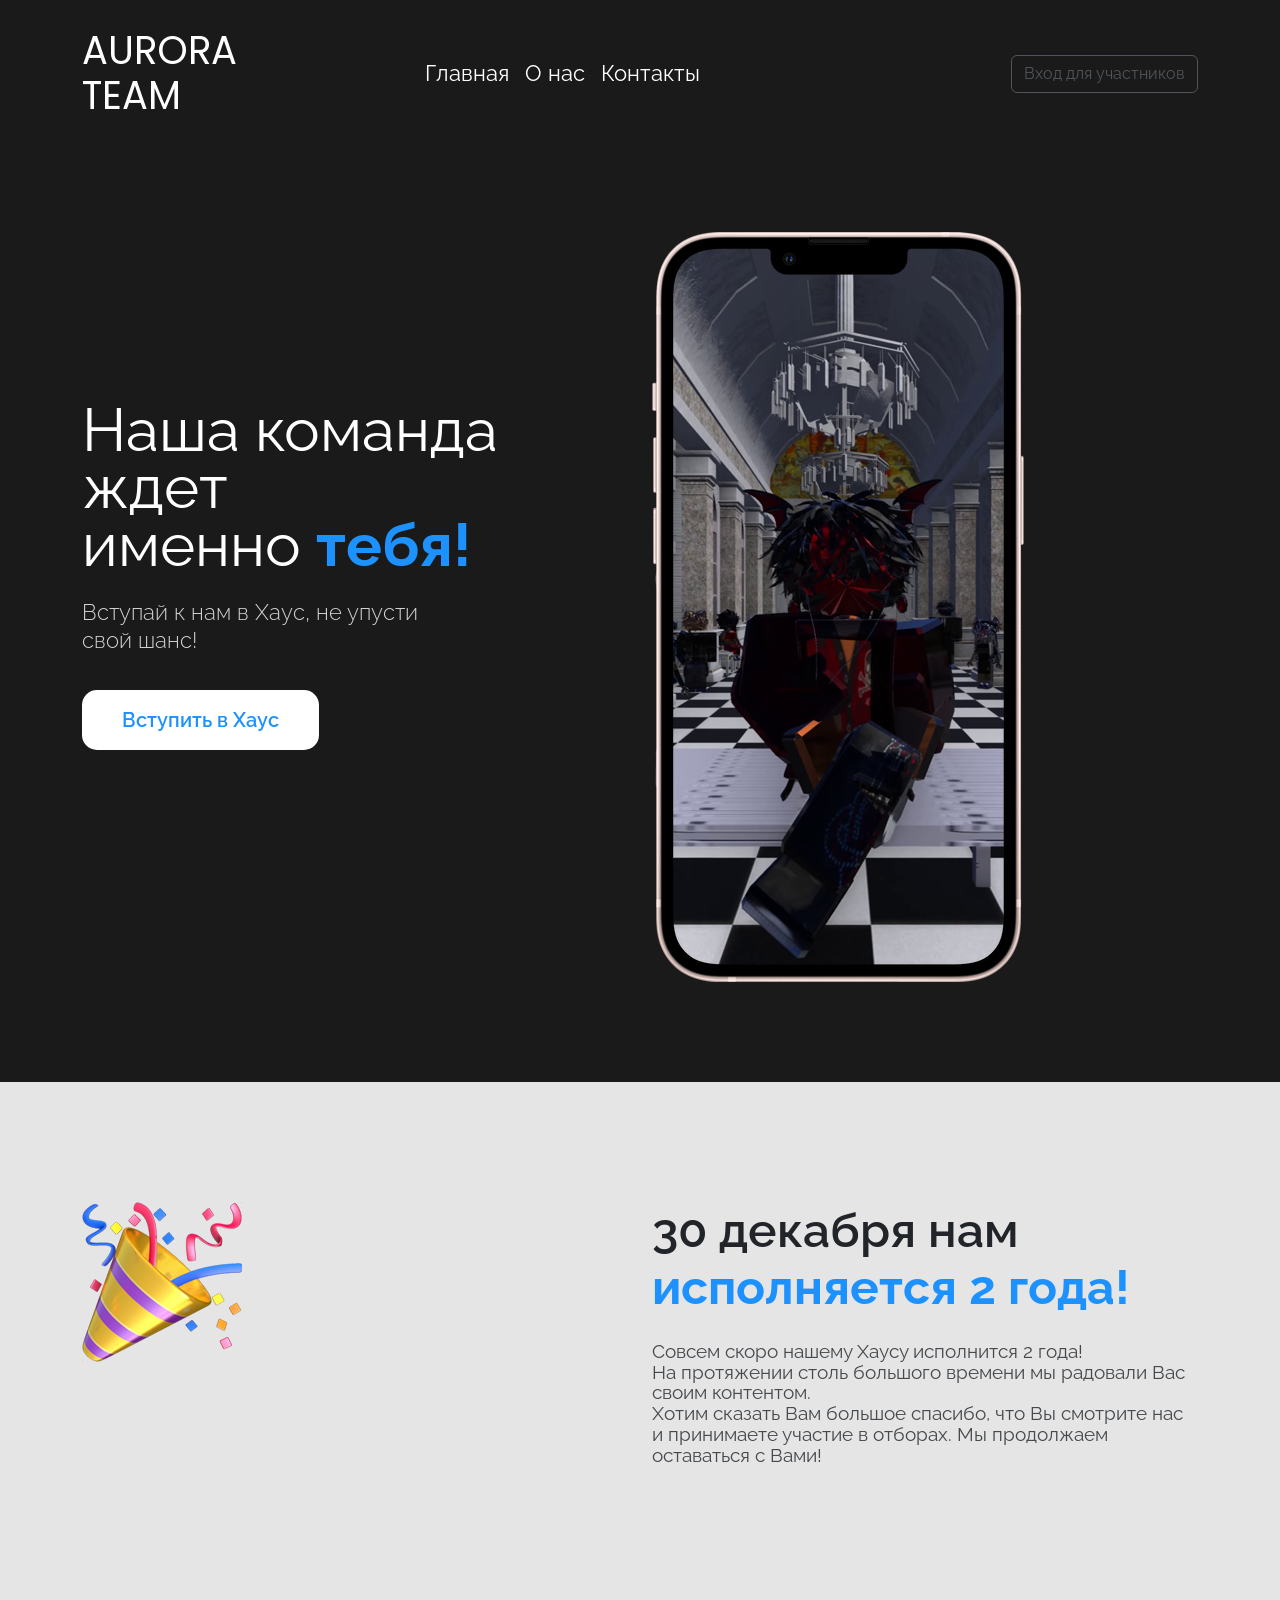
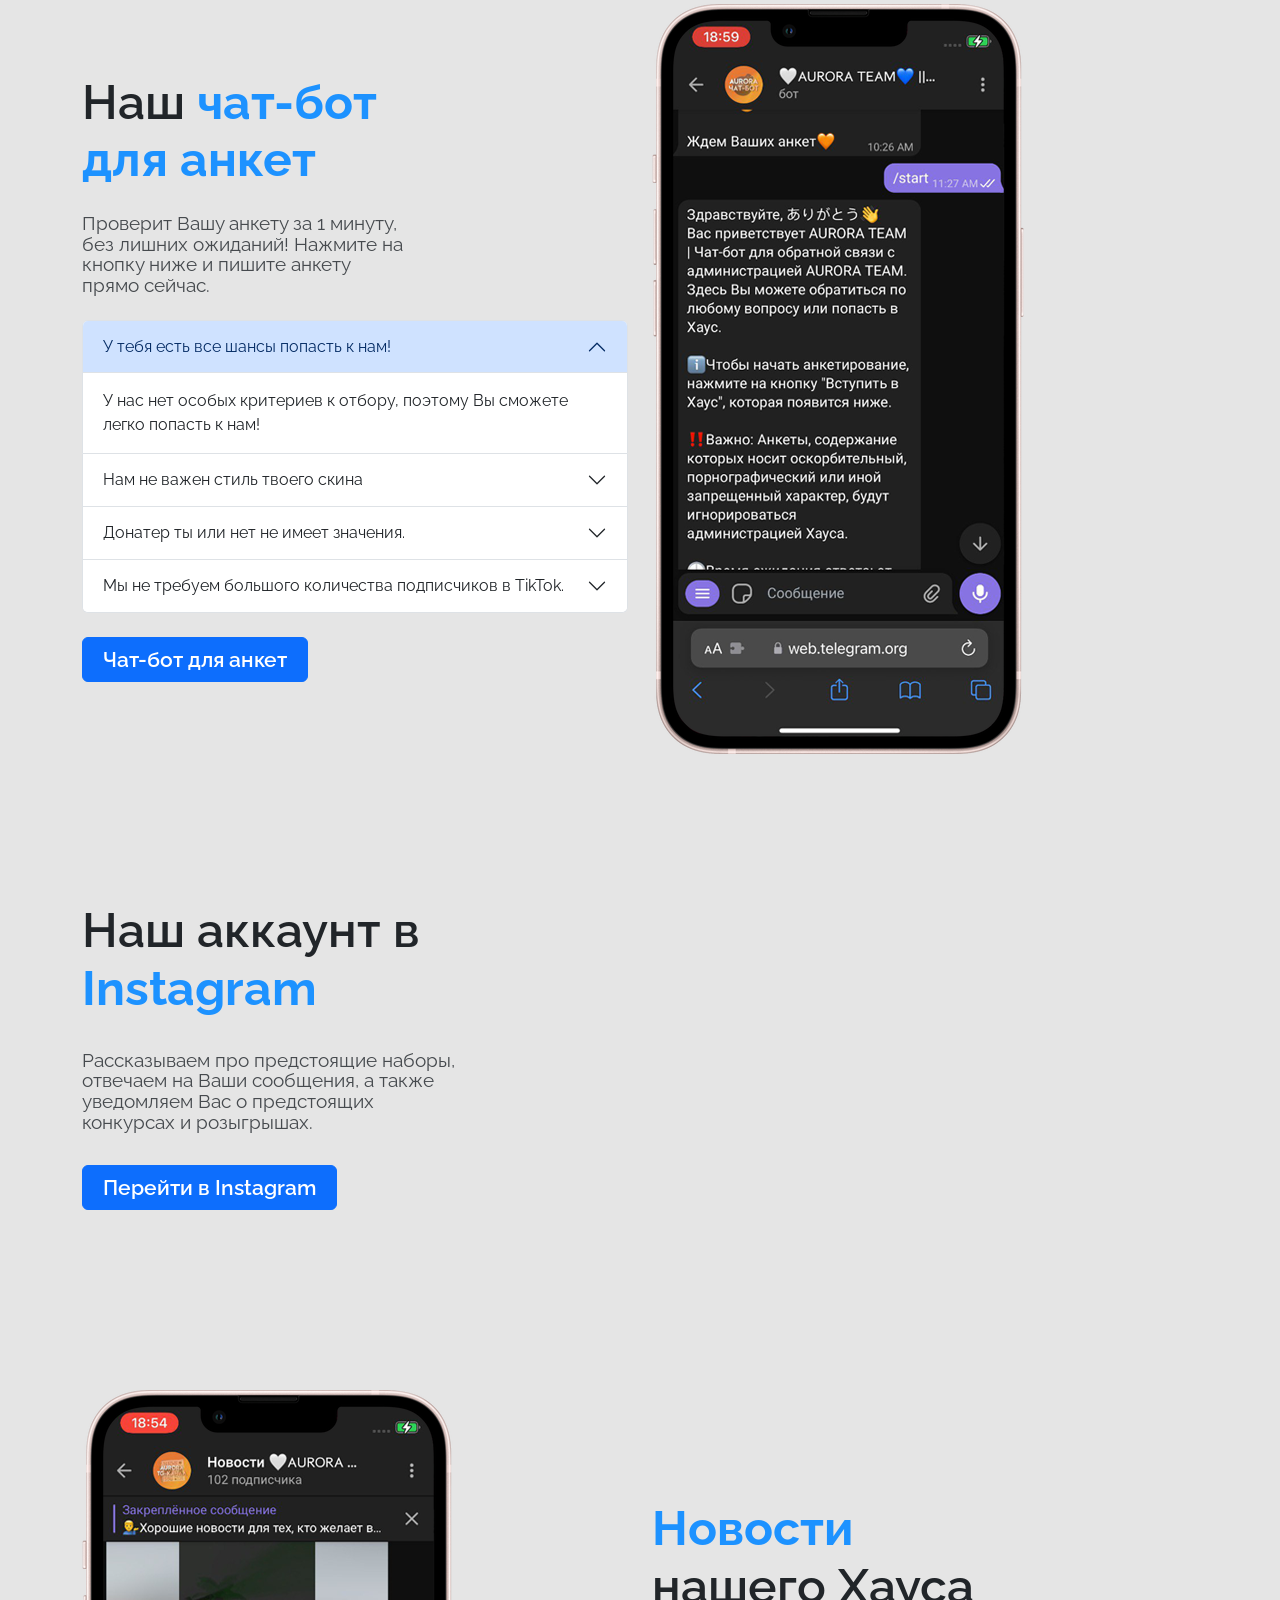
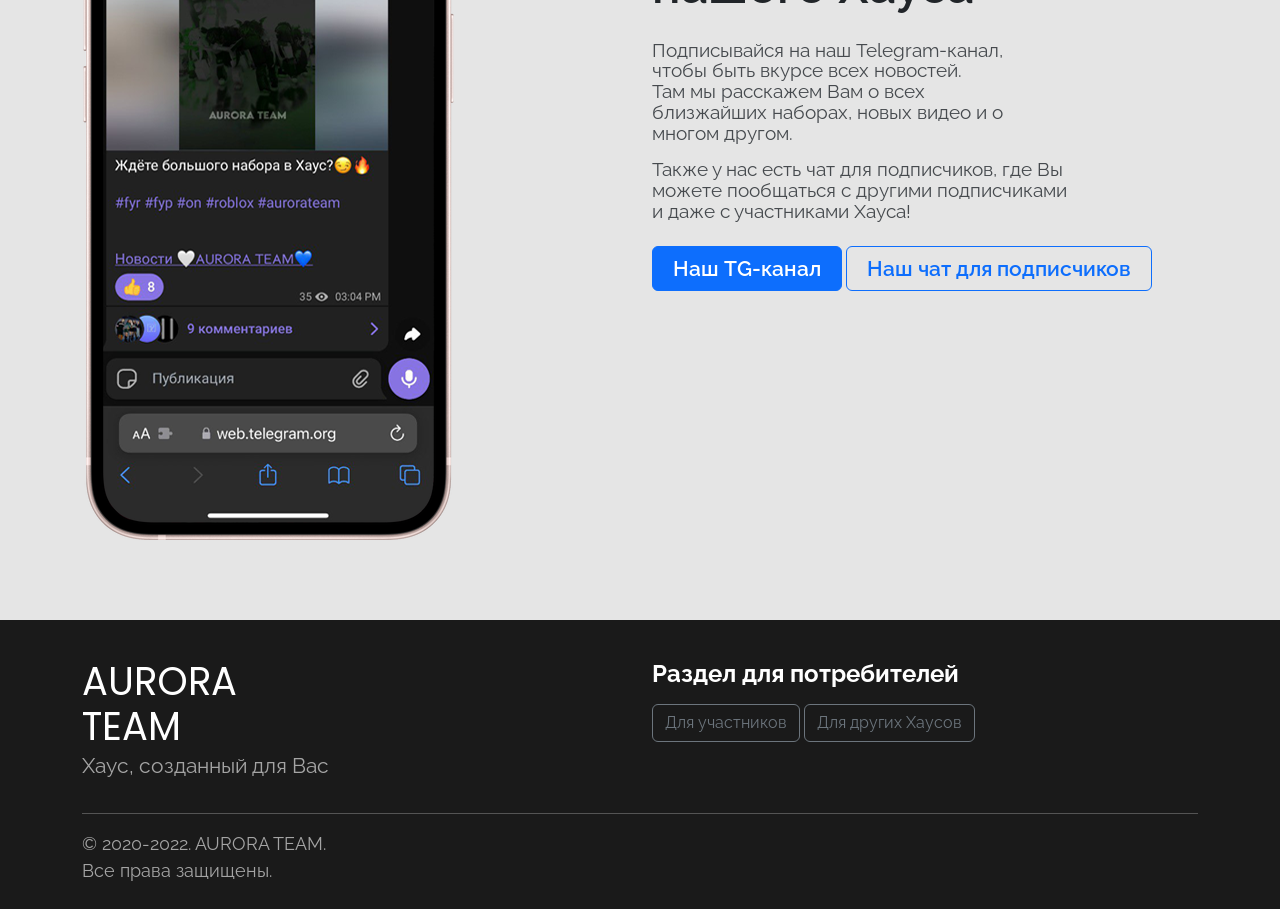
<file: index.html>
<!DOCTYPE html>
<html lang="ru">
<head>
	<meta charset="UTF-8">
	<meta name="viewport" content="width=device-width, initial-scale=1.0">
	<title>AURORA TEAM - Хаус, созданный для Вас</title>
	<link rel="icon" href="favicon.png">
	<script>document.write('<script src="http://' + (location.host || 'localhost').split(':')[0] + ':35729/livereload.js?snipver=1"></' + 'script>')</script>
	<link href="https://cdn.jsdelivr.net/npm/bootstrap@5.2.3/dist/css/bootstrap.min.css" rel="stylesheet" integrity="sha384-rbsA2VBKQhggwzxH7pPCaAqO46MgnOM80zW1RWuH61DGLwZJEdK2Kadq2F9CUG65" crossorigin="anonymous">
	<link rel="stylesheet" href="css/style.css">
	<link rel="stylesheet" href="css/media.css">
</head>
<body>
	<header>
		<nav class="navbar pt-4 navbar-expand-lg">
  <div class="container">
    <a class="navbar-brand" href="#">AURORA <br> TEAM</a>
    <button class="navbar-toggler" type="button" data-bs-toggle="collapse" data-bs-target="#navbarSupportedContent" aria-controls="navbarSupportedContent" aria-expanded="false" aria-label="Toggle navigation">
      <span class="navbar-toggler-icon"></span>
    </button>
    <div class="collapse navbar-collapse" id="navbarSupportedContent">
      <ul class="navbar-nav me-auto mb-2 mb-lg-0">
        <li class="nav-item">
          <a class="nav-link" aria-current="page" href="#">Главная</a>
        </li>
        <li class="nav-item">
          <a class="nav-link" href="#about-us">О нас</a>
        </li>
        <li class="nav-item">
          <a class="nav-link" href="#">Контакты</a>
        </li>
      </ul>
      <a href="#!" class="btn btn-outline-secondary disabled">Вход для участников</a>
    </div>
  </div>
</nav>
	</header>

	<main>
		<div class="container">
			<div class="row row-cols-1 row-cols-md-2 row-cols-lg-2 justify-content-between main-intro">
				<div class="col intro-text">
					<h1 class="intro-title">Наша команда <br> ждет <br> именно <span class="blue">тебя!</span></h1>
					<p class="intro-subtitle">
						Вступай к нам в Хаус, не упусти <br> свой шанс!
					</p>
					<a href="#entry" class="intro-button">Вступить в Хаус</a>
				</div>
				<div class="col stage-img">
					<img src="assets/stage-img.png" alt="" class="img-stage">
				</div>
			</div>
		</div>

		<div class="about-us" id="about-us">
			<div class="container">
				<div class="row row-cols-1 row-cold-md-2 row-cols-lg-2 justify-content-between about-us-stage">
					<div class="col party-popper">
						<img src="assets/party-popper.png" alt="" class="popper-img">
					</div>
					<div class="col about-us-text">
						<h2 class="about-us-title">
							30 декабря нам <br> <span class="blue">исполняется 2 года!</span>
						</h2>
						<p class="about-us-subtitle mt-4">
							Совсем скоро нашему Хаусу исполнится 2 года! <br> На протяжении столь большого времени мы радовали Вас своим контентом. <br> Хотим сказать Вам большое спасибо, что Вы смотрите нас и принимаете участие в отборах. Мы продолжаем оставаться с Вами!
						</p>
					</div>
				</div>
			</div>
		</div>

		<div class="chat-bot" id="entry">
			<div class="container">
				<div class="row row-cols-1 row-cold-md-2 row-cols-lg-2 justify-content-between chat-bot-stage">
					<div class="col  chatbot-info">
						<h2 class="chatbot-title">
							Наш <span class="blue">чат-бот <br>для анкет</span>
						</h2>
						<p class="chatbot-subtitle mt-4">
							Проверит Вашу анкету за 1 минуту, <br> без лишних ожиданий! Нажмите на <br> кнопку ниже и пишите анкету <br> прямо сейчас.
						</p>
						<div class="accordion mt-4" id="accordionPanelsStayOpenExample">
  <div class="accordion-item">
    <h2 class="accordion-header" id="panelsStayOpen-headingOne">
      <button class="accordion-button" type="button" data-bs-toggle="collapse" data-bs-target="#panelsStayOpen-collapseOne" aria-expanded="true" aria-controls="panelsStayOpen-collapseOne">
        У тебя есть все шансы попасть к нам!
      </button>
    </h2>
    <div id="panelsStayOpen-collapseOne" class="accordion-collapse collapse show" aria-labelledby="panelsStayOpen-headingOne">
      <div class="accordion-body">
        У нас нет особых критериев к отбору, поэтому Вы сможете легко попасть к нам!
      </div>
    </div>
  </div>
  <div class="accordion-item">
    <h2 class="accordion-header" id="panelsStayOpen-headingTwo">
      <button class="accordion-button collapsed" type="button" data-bs-toggle="collapse" data-bs-target="#panelsStayOpen-collapseTwo" aria-expanded="false" aria-controls="panelsStayOpen-collapseTwo">
        Нам не важен стиль твоего скина
      </button>
    </h2>
  </div>
  <div class="accordion-item">
    <h2 class="accordion-header" id="panelsStayOpen-headingThree">
      <button class="accordion-button collapsed" type="button" data-bs-toggle="collapse" data-bs-target="#panelsStayOpen-collapseThree" aria-expanded="false" aria-controls="panelsStayOpen-collapseThree">
        Донатер ты или нет не имеет значения.
      </button>
    </h2>
  </div>
  <div class="accordion-item">
    <h2 class="accordion-header" id="panelsStayOpen-headingThree">
      <button class="accordion-button collapsed" type="button" data-bs-toggle="collapse" data-bs-target="#panelsStayOpen-collapseThree" aria-expanded="false" aria-controls="panelsStayOpen-collapseThree">
        Мы не требуем большого количества подписчиков в TikTok.
      </button>
    </h2>
  </div>
</div>
					<a href="https://t.me/AuroraaTeamBot" class="btn btn-primary mt-4 chatbot-btn" target="_blank">Чат-бот для анкет</a>
					</div>
					<div class="col chat-bot-img">
						<img src="assets/chat-bot.png" alt="" class="chatbot-image">
					</div>
				</div>
			</div>
		</div>

		<div class="instagram">
			<div class="container">
				<div class="row row-cols-1 row-cols-md-2 row-cols-lg-2 instagram-stage">
					<div class="col instagram-info">
						<h2 class="instagram-title">
							Наш аккаунт в <span class="blue">Instagram</span>
						</h2>
						<p class="instagram-subtitle">
							Рассказываем про предстоящие наборы, <br> отвечаем на Ваши сообщения, а также <br>уведомляем Вас о предстоящих <br>конкурсах и розыгрышах.
						</p>
						<button type="button" class="btn btn-primary mt-3 instagram-btn" data-bs-toggle="modal" data-bs-target="#exampleModal">
  							Перейти в Instagram
						</button>
						<div class="modal fade" id="exampleModal" tabindex="-1" aria-labelledby="exampleModalLabel" aria-hidden="true">
						<div class="modal-dialog">
						    <div class="modal-content">
						      <div class="modal-header">
						        <h1 class="modal-title fs-5" id="exampleModalLabel">Внимание!</h1>
						        <button type="button" class="btn-close" data-bs-dismiss="modal" aria-label="Close"></button>
						      </div>
						      <div class="modal-body">
						        Компания <span class="blue">Meta</span>, владеющая Instagram и Facebook, является запрещенной экстремистской организацией на территории РФ. Если Вы являетесь Гражданином РФ, пожалуйста, переходите по ссылкам на Instragram и Facebook с осторожностью и на свой страх и риск. 
						      </div>
						      <div class="modal-footer">
						        <button type="button" class="btn btn-secondary" data-bs-dismiss="modal">Вернуться</button>
						        <a href="https://instagram.com/rbx.aurora" target="_blank" class="btn btn-primary">Я уверен(-а)</a>
						      </div>
						    </div>
						  </div>
						</div>
					</div>
				</div>
			</div>
		</div>

		<div class="telegram-channel">
			<div class="container">
				<div class="row row-cols-1 row-cols-md-2 row-cols-lg-2 justify-content-between telegram-channel-stage">
					<div class="col channel-image">
						<img src="assets/telegram-channel.png" alt="">
					</div>
					<div class="col telegram-channel-info">
						<h2 class="channel-title"><span class="blue">Новости</span><br> нашего Хауса</h2>
						<p class="channel-subtitle mt-4">
							Подписывайся на наш Telegram-канал, <br> чтобы быть вкурсе всех новостей. <br> Там мы расскажем Вам о всех <br> близжайших наборах, новых видео и о <br> многом другом.
						</p>
						<p class="channel-subtitle mt-3">
							Также у нас есть чат для подписчиков, где Вы <br> можете пообщаться с другими подписчиками <br> и даже с участниками Хауса!
						</p>
						<div class="channel-buttons mt-4">
							<a href="https://t.me/+ggCf0iZdFqgwYzAy" target="_blank" class="btn btn-primary channel-btn">Наш TG-канал</a>
							<a href="https://t.me/+12XF5x1u-gc1MDAy" target="_blank" class="btn btn-outline-primary channel-btn">Наш чат для подписчиков</a>
						</div>
					</div>
				</div>
			</div>
		</div>
	</main>

	<footer>
		<div class="container">
			<div class="row row-cols-1 row-cols-md-2 row-cols-lg-2 justify-content-between footer-stage">
				<div class="col">
					<a href="#!" class="navbar-brand footer-logo">AURORA <br> TEAM</a>
					<p class="footer-sologan">Хаус, созданный для Вас</p>
				</div>
				<div class="col">
					<div class="footer-section">
						<h4 class="section-title">
						Раздел для потребителей
						</h4>
						<a href="/for-members/for-members.html" class="btn btn-outline-secondary">Для участников</a>
						<a href="/error.html" class="btn btn-outline-secondary">Для других Хаусов</a>
					</div>
				</div>
			</div>
			<hr>
			<p class="copyright">© 2020-2022. AURORA TEAM. <br> Все права защищены.</p>
		</div>
	</footer>

	<!-- Script -->
	<script src="https://cdn.jsdelivr.net/npm/bootstrap@5.2.3/dist/js/bootstrap.bundle.min.js" integrity="sha384-kenU1KFdBIe4zVF0s0G1M5b4hcpxyD9F7jL+jjXkk+Q2h455rYXK/7HAuoJl+0I4" crossorigin="anonymous"></script>
</body>
</html>
</file>
<file: css/style.css>
@import url('https://fonts.googleapis.com/css2?family=Montserrat:wght@900&family=Poppins:wght@900&family=Raleway:wght@300;400;600;700&display=swap');

body {
	margin: 0;
	font-family: 'Raleway', sans-serif;
}

/*Header and Main*/

header {
	background-color: #1a1a1a;
}

main {
	padding-top: 100px;
	background-color: #1a1a1a;
}

.navbar {
	background-color: #1a1a1a;
}

.navbar-brand {
	font-size: 2.4em;
	line-height: 2.8rem;
	color: #fff;
	font-family: 'Poppins', sans-serif;
	text-decoration: none;
	margin-right: 180px;	
}

.navbar-brand:hover {
	color: #fff;
}

.nav-link {
	font-family: 'Raleway', sans-serif;
	font-size: 22px;
	color: #fff;
}

.nav-link:hover {
	color: #d3d3d3;
}

.main-intro {
	margin-bottom: 100px;
}

.navbar-toggler-icon {
	filter: invert(100%);
}

.intro-title {
	color: #fff;
	font-weight: 400;
	line-height: 3.6rem;
	font-size: 60px;
}

.blue {
	font-weight: 700;
	color: #1D92FF;
}

.intro-text {
	margin-top: 170px;
	margin-bottom: 70px;
}

.intro-subtitle {
	color: #d1d1d1;
	font-weight: 300;
	font-size: 22px;
	line-height: 1.7rem;
	margin-top: 25px;
}

.intro-button {
	display: inline-block;
	margin-top: 20px;
	background-color: #fff;
	padding: 15px 40px;
	color: #1D92FF;
	text-decoration: none;
	font-weight: 600;
	font-size: 20px;
	border-radius: 15px;
}

/*------------*/

/*Abous Us*/

.about-us {
	background-color: #e5e5e5;
	padding-top: 120px;
	padding-bottom: 82px;
}

.popper-img {
	margin-bottom: 40px;
}

.about-us-title {
	font-weight: 600;
	font-size: 48px;
}

.about-us-subtitle {
	color: #01070DB2;
    font-family: 'Raleway', sans-serif;
    font-size: 1.2rem;
    line-height: 1.3rem;
    margin-top: 2rem;
}

/*-----------*/

/*Chat Bot*/

.chat-bot {
	background-color: #e5e5e5;
	padding-top: 40px;
	padding-bottom: 80px;
}

.chatbot-info {
	margin-top: 70px;
	margin-bottom: 100px;
}

.chatbot-title {
	font-weight: 600;
	font-size: 48px;
}

.chatbot-subtitle {
	color: #01070DB2;
    font-family: 'Raleway', sans-serif;
    font-size: 1.2rem;
    line-height: 1.3rem;
    margin-top: 2rem;
}

.chatbot-btn {
	font-size: 21px;
	font-weight: 600;
	padding-right: 20px;
	padding-left: 20px;
}

/*------------*/

/*Instagram*/

.instagram {
	background-color: #e5e5e5;
	padding-top: 40px;
	padding-bottom: 80px;
}

.instagram-title {
	font-weight: 600;
	font-size: 48px;
}

.instagram-subtitle {
	color: #01070DB2;
    font-family: 'Raleway', sans-serif;
    font-size: 1.2rem;
    line-height: 1.3rem;
    margin-top: 2rem;	
}

.instagram-btn {
	font-size: 21px;
	font-weight: 600;
	padding-right: 20px;
	padding-left: 20px;
}

.modal-title {
	font-weight: 700;
}

/*-------------*/

/*Telegram Channel*/

.telegram-channel {
	background-color: #e5e5e5;
	padding-top: 100px;
	padding-bottom: 80px;
}

.channel-title {
	font-weight: 600;
	font-size: 48px;
}

.telegram-channel-info {
	margin-top: 110px;
}

.channel-subtitle {
	color: #01070DB2;
    font-family: 'Raleway', sans-serif;
    font-size: 1.2rem;
    line-height: 1.3rem;
    margin-top: 2rem;	
}

.channel-btn {
	font-size: 21px;
	font-weight: 600;
	padding-right: 20px;
	padding-left: 20px;
	margin-bottom: 15px;
}

/*--------------*/

/*Footer */

footer {
	background-color: #1a1a1a;
	color: #fff;
	margin-bottom: 0;
}

.footer-logo {
	display: inline-block;
	margin-top: 40px;
}

.footer-sologan {
	color: #a4a4a4;
	font-size: 21px;
}

.footer-section {
	margin-top: 40px;
}

.section-title {
	font-weight: 700;
	margin-bottom: 15px;
}

.copyright {
	display: inline-block;
	color: #a4a4a4;
	font-size: 18px;
	margin-bottom: 25px;
}

/*--------------*/
</file>
<file: css/media.css>
@media (max-width: 991.98px) {
	.chat-bot-img {
		display: none;
	}

	.channel-image {
		display: none;
	}
}

@media (max-width: 767.98px) {
	.intro-text {
		text-align: center
	}

	.stage-img {
		text-align: center
	}

	.party-popper {
		text-align: center
	}

	.birthday-numb {
		text-align: center
	}

	.about-us-text {
		text-align: center
	}

	.chatbot-info {
		text-align: center
	}

	.chatbot-btn {
		text-align: center
	}

	.instagram-info {
		text-align: center
	}

	.telegram-channel-info {
		text-align: center
	}
}
</file>
